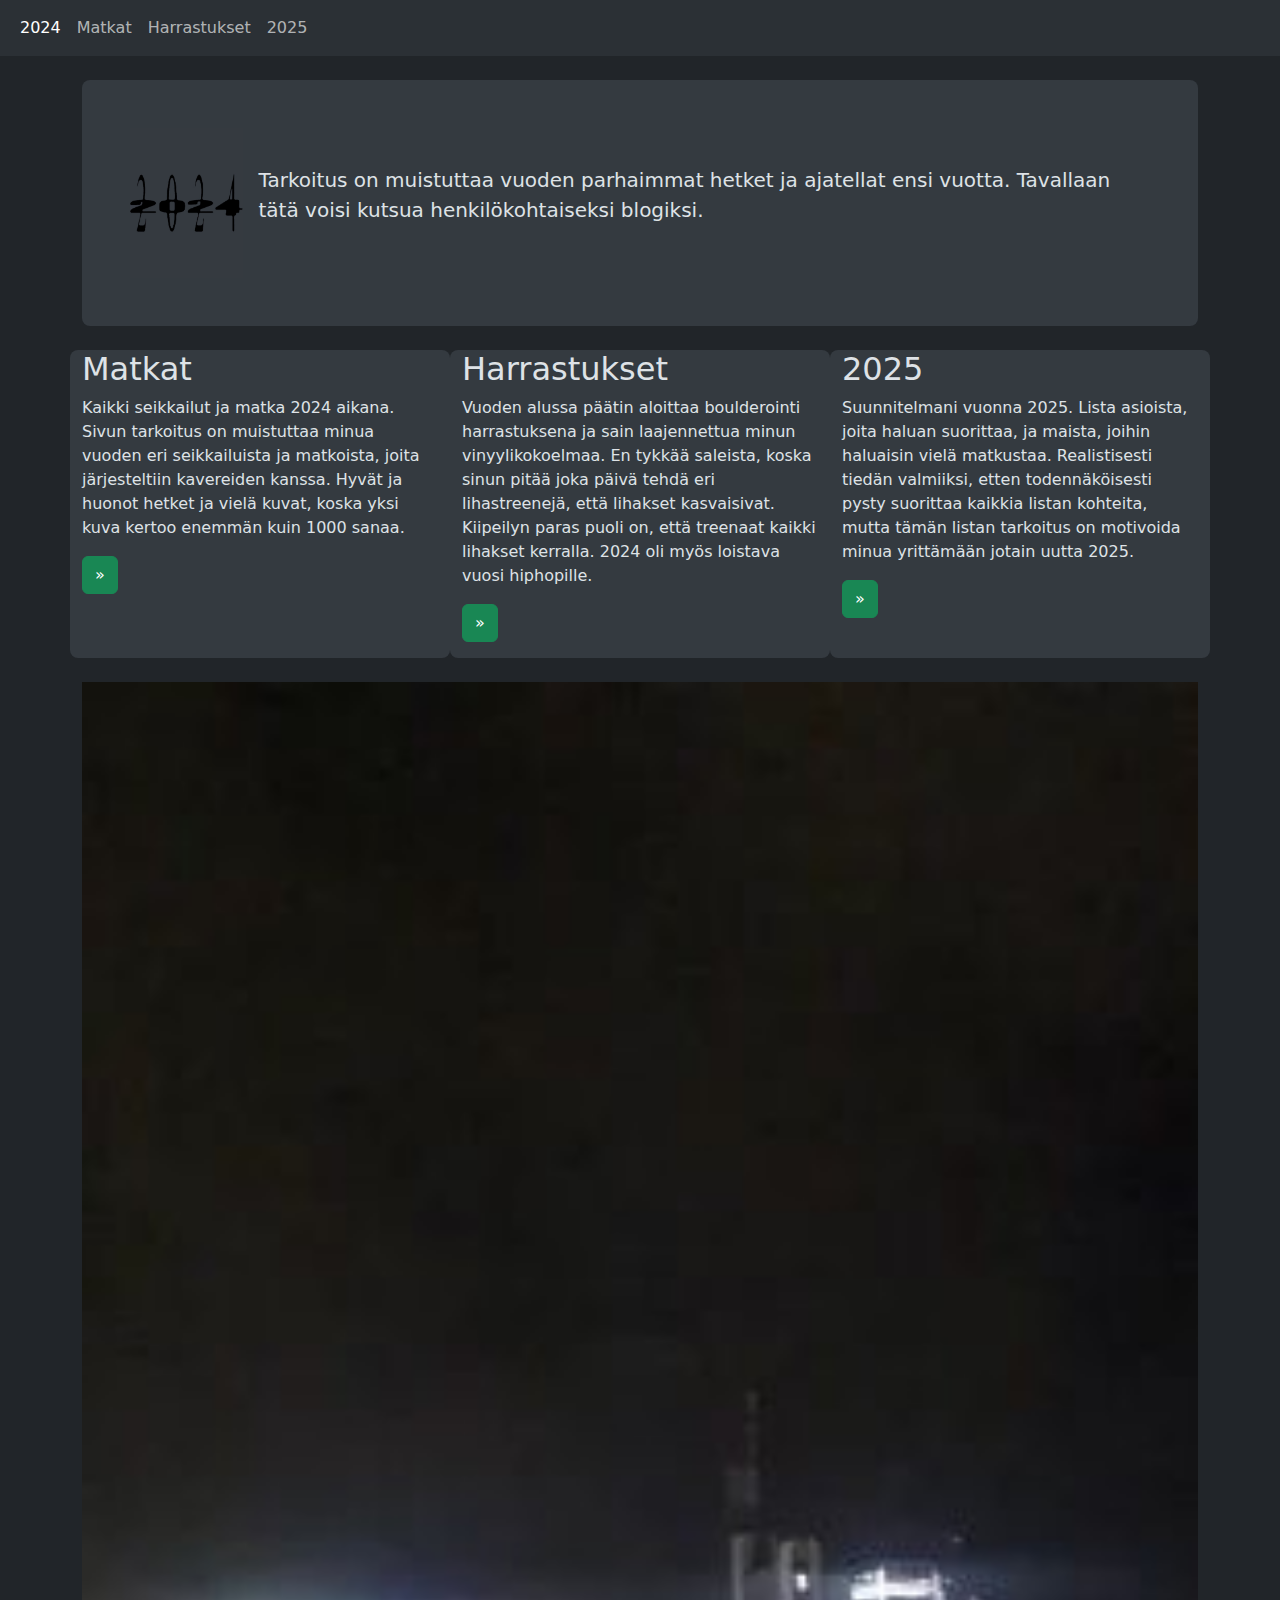
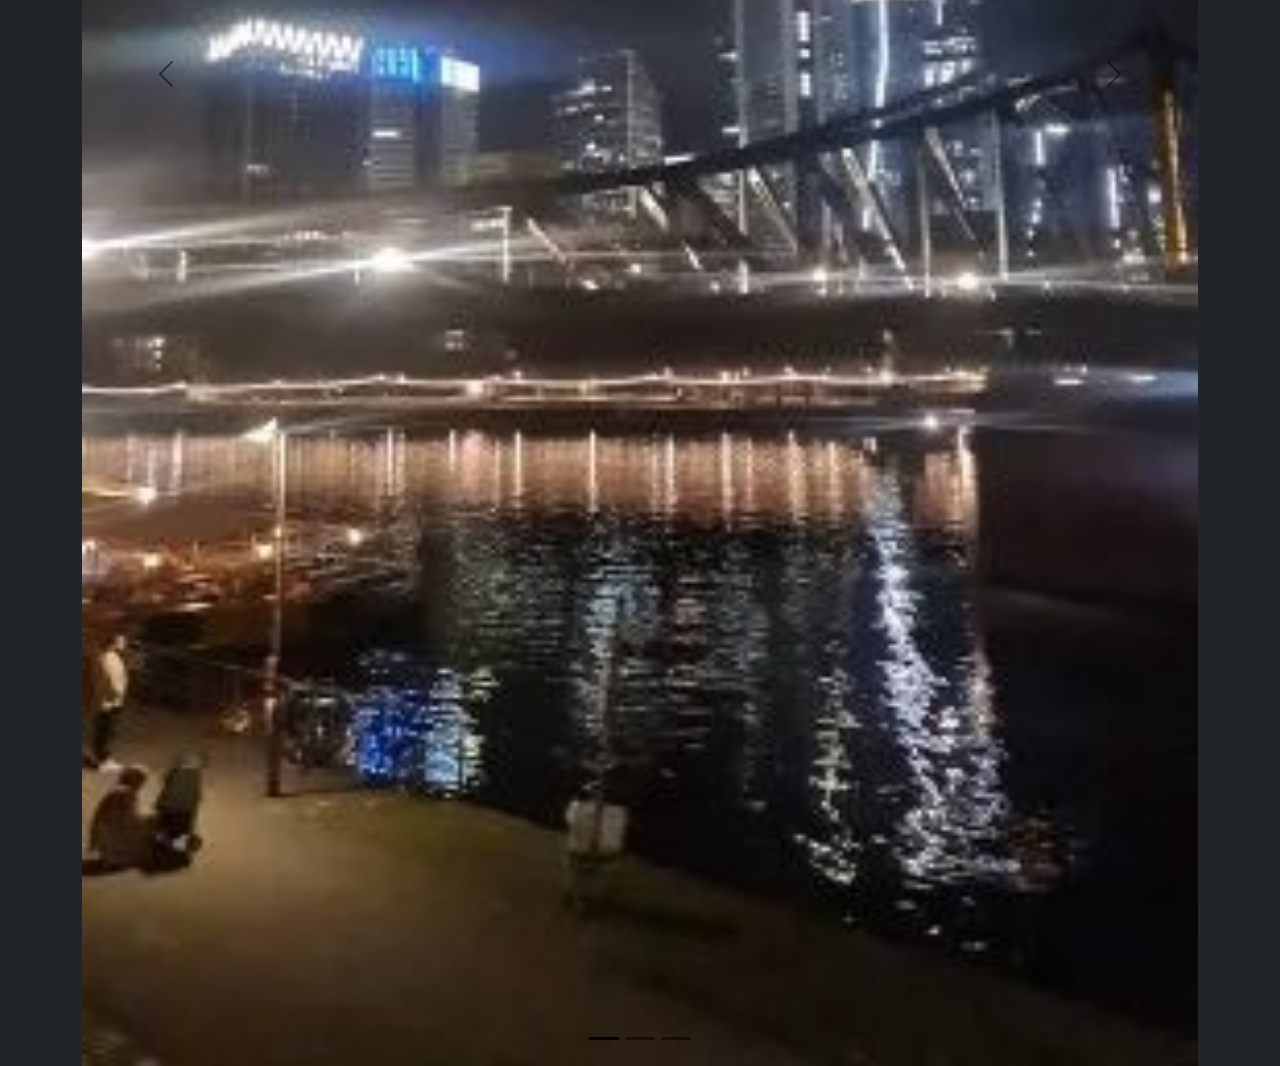
<file: WS12/index.html>
<!DOCTYPE html>
    <html lang="fi" data-bs-theme="dark">

    <head>
        <meta charset="utf-8">
        <meta name="viewport" content="width=device-width, initial-scale=1">
        <title>2024</title>
        <link href="https://cdn.jsdelivr.net/npm/bootstrap@5.3.3/dist/css/bootstrap.min.css" rel="stylesheet"
            integrity="sha384-QWTKZyjpPEjISv5WaRU9OFeRpok6YctnYmDr5pNlyT2bRjXh0JMhjY6hW+ALEwIH" crossorigin="anonymous">
        <link rel="stylesheet" href="./styles/styles.css">
        <link rel="icon" href="./images/favi.png" type="image/x-icon">
    </head>

    <body>

        <nav class="navbar navbar-expand-lg bg-body-tertiary">
            <div class="container-fluid">
                <button class="navbar-toggler" type="button" data-bs-toggle="collapse" data-bs-target="#navbarNavDropdown"
                    aria-controls="navbarNavDropdown" aria-expanded="false" aria-label="Toggle navigation">
                    <span class="navbar-toggler-icon"></span>
                </button>
                <div class="collapse navbar-collapse" id="navbarNavDropdown">
                    <ul class="navbar-nav">
                        <li class="nav-item">
                            <a class="nav-link active" aria-current="page" href="#">2024</a>
                        </li>
                        <li class="nav-item">
                            <a class="nav-link" href="./matkat.html">Matkat</a>
                        </li>
                        <li class="nav-item">
                            <a class="nav-link" href="./harrastukset.html">Harrastukset</a>
                        </li>
                        <li class="nav-item">
                            <a class="nav-link" href="suunitelmat.html">2025</a>
                        </li>
                    </ul>
                </div>
            </div>
        </nav>

        <div class="container">
            <div class="p-5 my-4 bg-body-secondary rounded-3 d-flex align-items-center">
                <img src="kuvat/20224vika.avif" alt="Year 2024 Highlight" width="150" height="150" class="me-3">
                <p class="lead">
                    Tarkoitus on muistuttaa vuoden parhaimmat hetket ja ajatellat ensi vuotta. Tavallaan tätä voisi kutsua
                    henkilökohtaiseksi blogiksi.
                </p>
            </div>
            
            <div class="row">
                <div class="col-md-4 bg-body-secondary rounded-3 me-0">
                    <h2>Matkat</h2>
                    <p>Kaikki seikkailut ja matka 2024 aikana. Sivun tarkoitus on muistuttaa minua vuoden eri seikkailuista ja
                        matkoista, joita järjesteltiin kavereiden kanssa. Hyvät ja huonot hetket ja vielä kuvat, koska yksi kuva
                        kertoo enemmän kuin 1000 sanaa.</p>
                    <p><a href="matkat.html" class="btn btn-success"> &raquo;</a></p>
                </div>
                <div class="col-md-4 bg-body-secondary rounded-3 me-0">
                    <h2>Harrastukset</h2>
                    <p>Vuoden alussa päätin aloittaa boulderointi harrastuksena ja sain laajennettua minun vinyylikokoelmaa. En
                        tykkää saleista, koska sinun pitää joka päivä tehdä eri lihastreenejä, että lihakset kasvaisivat.
                        Kiipeilyn paras puoli on, että treenaat kaikki lihakset kerralla. 2024 oli myös loistava vuosi hiphopille.</p>
                    <p><a href="harrastukset.html" class="btn btn-success"> &raquo;</a></p>
                </div>
                <div class="col-md-4 bg-body-secondary rounded-3 me-0">
                    <h2>2025</h2>
                    <p>Suunnitelmani vuonna 2025. Lista asioista, joita haluan suorittaa, ja maista, joihin haluaisin vielä matkustaa.
                        Realistisesti tiedän valmiiksi, etten todennäköisesti pysty suorittaa kaikkia listan kohteita, mutta tämän
                        listan tarkoitus on motivoida minua yrittämään jotain uutta 2025.</p>
                    <p><a href="suunitelmat.html" class="btn btn-success"> &raquo;</a></p>
                </div>
                
            </div>

            <div id="carouselExampleIndicators" class="carousel slide mt-4" data-bs-ride="carousel">
                <div class="carousel-indicators">
                    <button type="button" data-bs-target="#carouselExampleIndicators" data-bs-slide-to="0" class="active"
                        aria-current="true" aria-label="Slide 1"></button>
                    <button type="button" data-bs-target="#carouselExampleIndicators" data-bs-slide-to="1"
                        aria-label="Slide 2"></button>
                    <button type="button" data-bs-target="#carouselExampleIndicators" data-bs-slide-to="2"
                        aria-label="Slide 3"></button>
                </div>
                <div class="carousel-inner">
                    <div class="carousel-item active">
                        <img class="d-block w-100" src="kuvat/sksa.avif" alt="Matkat">
                    </div>
                    <div class="carousel-item">
                        <img class="d-block w-100" src="kuvat/utoppia.jpg" alt="Harrastukset">
                    </div>
                    <div class="carousel-item">
                        <img class="d-block w-100" src="kuvat/20255.avif" alt="2025">
                    </div>
                </div>
                <button class="carousel-control-prev" type="button" data-bs-target="#carouselExampleIndicators"
                    data-bs-slide="prev">
                    <span class="carousel-control-prev-icon" aria-hidden="true"></span>
                    <span class="visually-hidden">Previous</span>
                </button>
                <button class="carousel-control-next" type="button" data-bs-target="#carouselExampleIndicators"
                    data-bs-slide="next">
                    <span class="carousel-control-next-icon" aria-hidden="true"></span>
                    <span class="visually-hidden">Next</span>
                </button>
            </div>

        </div>

        <script src="https://cdn.jsdelivr.net/npm/bootstrap@5.3.3/dist/js/bootstrap.bundle.min.js"
            integrity="sha384-YvpcrYf0tY3lHB60NNkmXc5s9fDVZLESaAA55NDzOxhy9GkcIdslK1eN7N6jIeHz" crossorigin="anonymous"></script>
    </body>

    </html>
</file>
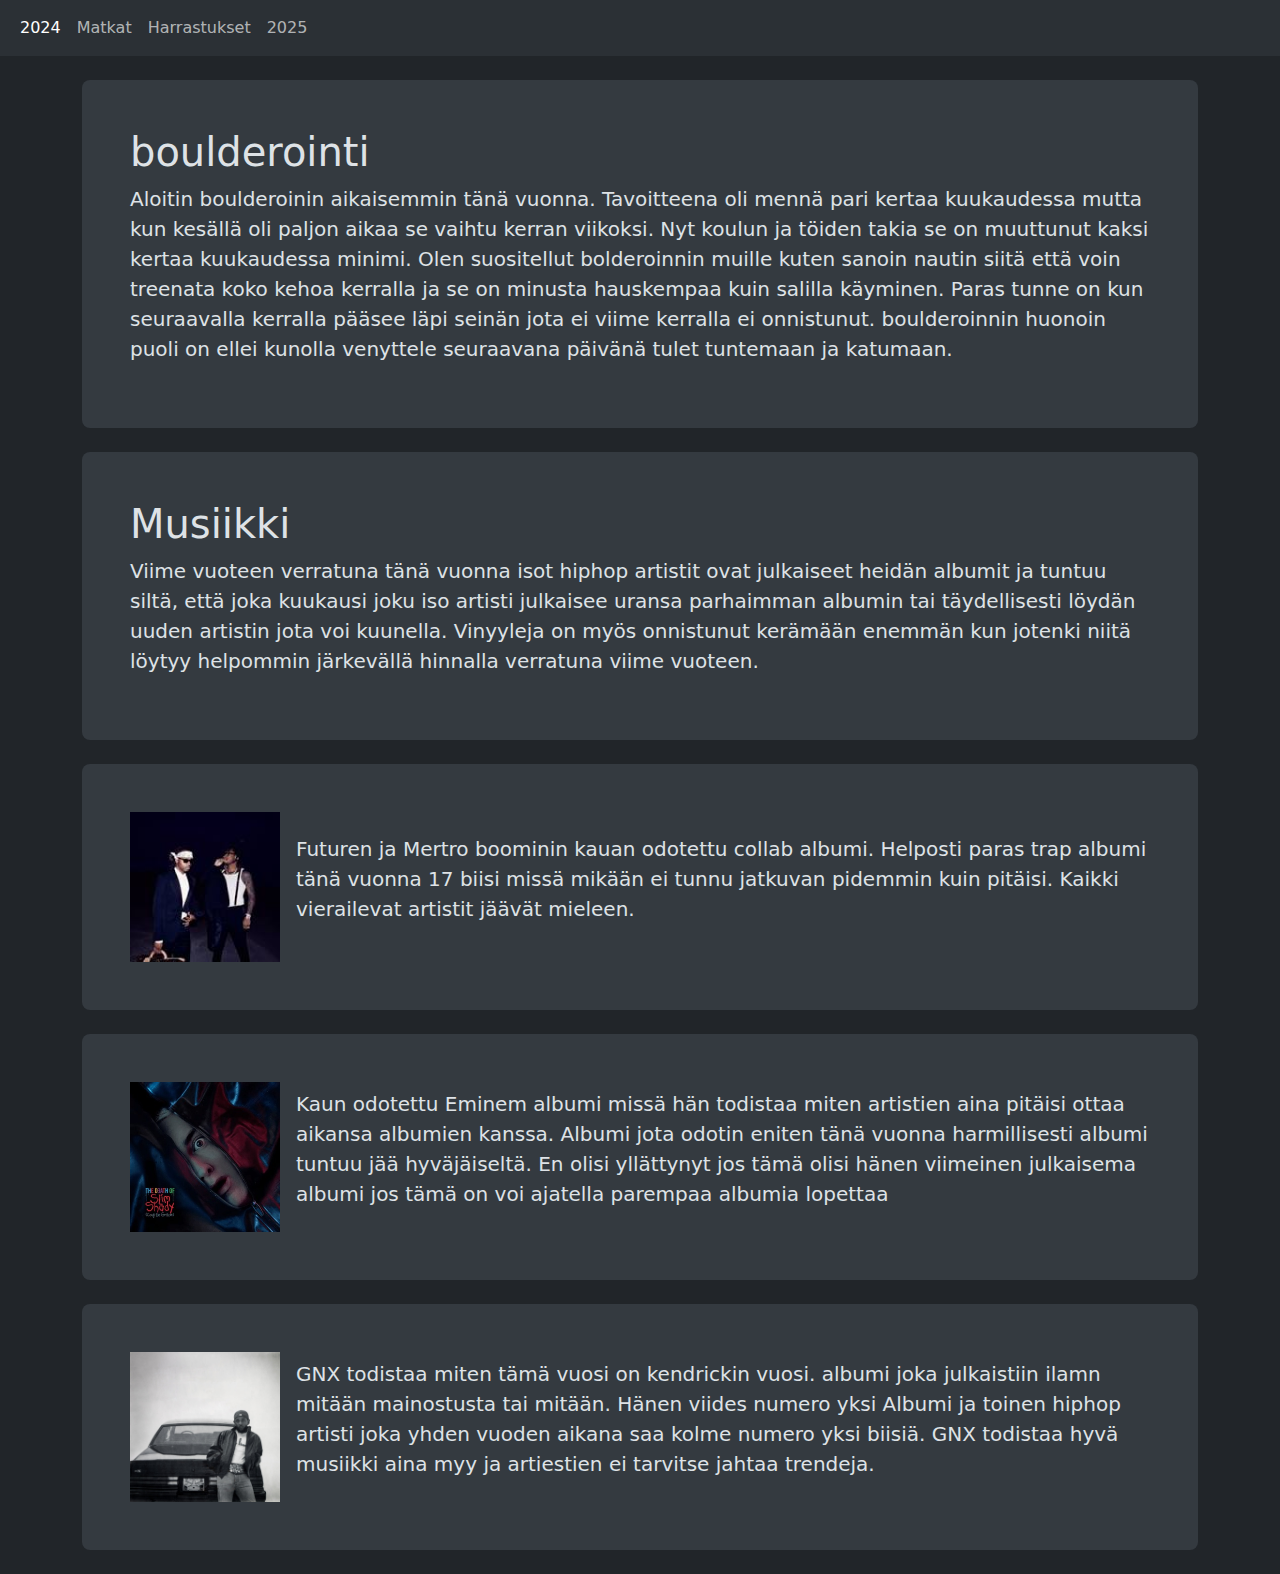
<file: WS12/harrastukset.html>
<!DOCTYPE html>
<html lang="fi" data-bs-theme="dark">

<head>
    <meta charset="utf-8">
    <meta name="viewport" content="width=device-width, initial-scale=1">
    <title>2024</title>
    <link href="https://cdn.jsdelivr.net/npm/bootstrap@5.3.3/dist/css/bootstrap.min.css" rel="stylesheet"
    integrity="sha384-QWTKZyjpPEjISv5WaRU9OFeRpok6YctnYmDr5pNlyT2bRjXh0JMhjY6hW+ALEwIH" crossorigin="anonymous">
    <link rel="stylesheet" href="./styles/styles.css">
    <link rel="icon" href="./images/favi.png" type="image/x-icon">
</head>

<body>

    <nav class="navbar navbar-expand-lg bg-body-tertiary">
        <div class="container-fluid">

            <button class="navbar-toggler" type="button" data-bs-toggle="collapse" data-bs-target="#navbarNavDropdown"
                aria-controls="navbarNavDropdown" aria-expanded="false" aria-label="Toggle navigation">
                <span class="navbar-toggler-icon"></span>
            </button>
            <div class="collapse navbar-collapse" id="navbarNavDropdown">
                <ul class="navbar-nav">
                    <li class="nav-item">
                        <a class="nav-link active" aria-current="page" href="./index.html">2024</a>
                    </li> 
                    <li class="nav-item">
                        <a class="nav-link" href="./matkat.html">Matkat</a>
                    </li>
                    <li class="nav-item">
                        <a class="nav-link" href="./harrastukset.html">Harrastukset</a>
                    </li>
                    <li class="nav-item">
                        <a class="nav-link" href="suunitelmat.html">2025</a>
                    </li>
                </ul>
            </div>
        </div>
    </nav>

    <div class="container">
        <div class="p-5 my-4 bg-body-secondary rounded-3">
            <h1>boulderointi</h1>
            <p class="lead">
                Aloitin boulderoinin aikaisemmin tänä vuonna. Tavoitteena oli mennä pari kertaa kuukaudessa mutta kun kesällä oli paljon aikaa 
                se vaihtu kerran viikoksi. Nyt koulun ja töiden takia se on muuttunut kaksi kertaa kuukaudessa minimi. Olen suositellut bolderoinnin
                muille kuten sanoin nautin siitä että voin treenata koko kehoa kerralla ja se on minusta hauskempaa kuin salilla käyminen. Paras tunne
                on kun seuraavalla kerralla pääsee läpi seinän jota ei viime kerralla ei onnistunut. boulderoinnin huonoin puoli on ellei kunolla venyttele
                seuraavana päivänä tulet tuntemaan ja katumaan.
            </p>
        </div>

        <div class="p-5 my-4 bg-body-secondary rounded-3">
            <h1>Musiikki</h1>
            <p class="lead">
                 Viime vuoteen verratuna tänä vuonna isot hiphop artistit ovat julkaiseet heidän albumit ja tuntuu siltä, että 
                 joka kuukausi joku iso artisti julkaisee uransa parhaimman albumin tai täydellisesti löydän uuden artistin jota voi kuunella. 
                 Vinyyleja on myös onnistunut kerämään enemmän kun jotenki niitä löytyy helpommin järkevällä hinnalla verratuna viime vuoteen.

            </p>
        </div>
        <div class="p-5 my-4 bg-body-secondary rounded-3 d-flex align-items-center">
            <a href="https://open.spotify.com/album/4iqbFIdGOTzXeDtt9owjQn?si=RV9YnUNjQfikky233YnzKg" target="_blank">
                <img src="kuvat/wdty.jpg" alt="futuremetro albumcover" width="150" height="150" class="me-3">
            </a>
            <p class="lead">
                Futuren ja Mertro boominin kauan odotettu collab albumi. Helposti paras trap albumi tänä vuonna 17 biisi missä mikään ei tunnu 
                jatkuvan pidemmin kuin pitäisi. Kaikki vierailevat artistit jäävät mieleen.
            </p>
        </div>
        <div class="p-5 my-4 bg-body-secondary rounded-3 d-flex align-items-center">
            <a href="https://open.spotify.com/album/3kjHLu1pL7tdY88GFwEkl6?si=cv8iMXcJQjGZ_QaNMNccow" target="_blank">
                <img src="kuvat/tdoss.jpg" alt="eminemalbum" width="150" height="150" class="me-3">
            </a>
            <p class="lead">
                Kaun odotettu Eminem albumi missä hän todistaa miten artistien aina pitäisi ottaa aikansa albumien kanssa. Albumi jota odotin 
                eniten tänä vuonna harmillisesti albumi tuntuu jää hyväjäiseltä. En olisi yllättynyt jos tämä olisi hänen viimeinen julkaisema albumi
                jos tämä on voi ajatella parempaa albumia lopettaa
            </p>
        </div>
        <div class="p-5 my-4 bg-body-secondary rounded-3 d-flex align-items-center">
            <a href="https://open.spotify.com/album/0hvT3yIEysuuvkK73vgdcW?si=4RnGbdjpT52RKJ6TgWOh4Q" target="_blank">
                <img src="kuvat/Kendrick-Lamar-GNX.jpg" alt="Kendricklaamr" width="150" height="150" class="me-3">
            </a>
            <p class="lead">
                GNX todistaa miten tämä vuosi on kendrickin vuosi. albumi joka julkaistiin ilamn mitään mainostusta tai mitään. Hänen viides numero yksi Albumi
                ja toinen hiphop artisti joka yhden vuoden aikana saa kolme numero yksi biisiä. GNX todistaa hyvä musiikki aina myy ja artiestien ei tarvitse 
                jahtaa trendeja.
            </p>
        </div>
        
        
    </div>
    
      
      <script src="https://cdn.jsdelivr.net/npm/bootstrap@5.3.3/dist/js/bootstrap.bundle.min.js" integrity="sha384-YvpcrYf0tY3lHB60NNkmXc5s9fDVZLESaAA55NDzOxhy9GkcIdslK1eN7N6jIeHz" crossorigin="anonymous"></script>

</body>
</file>
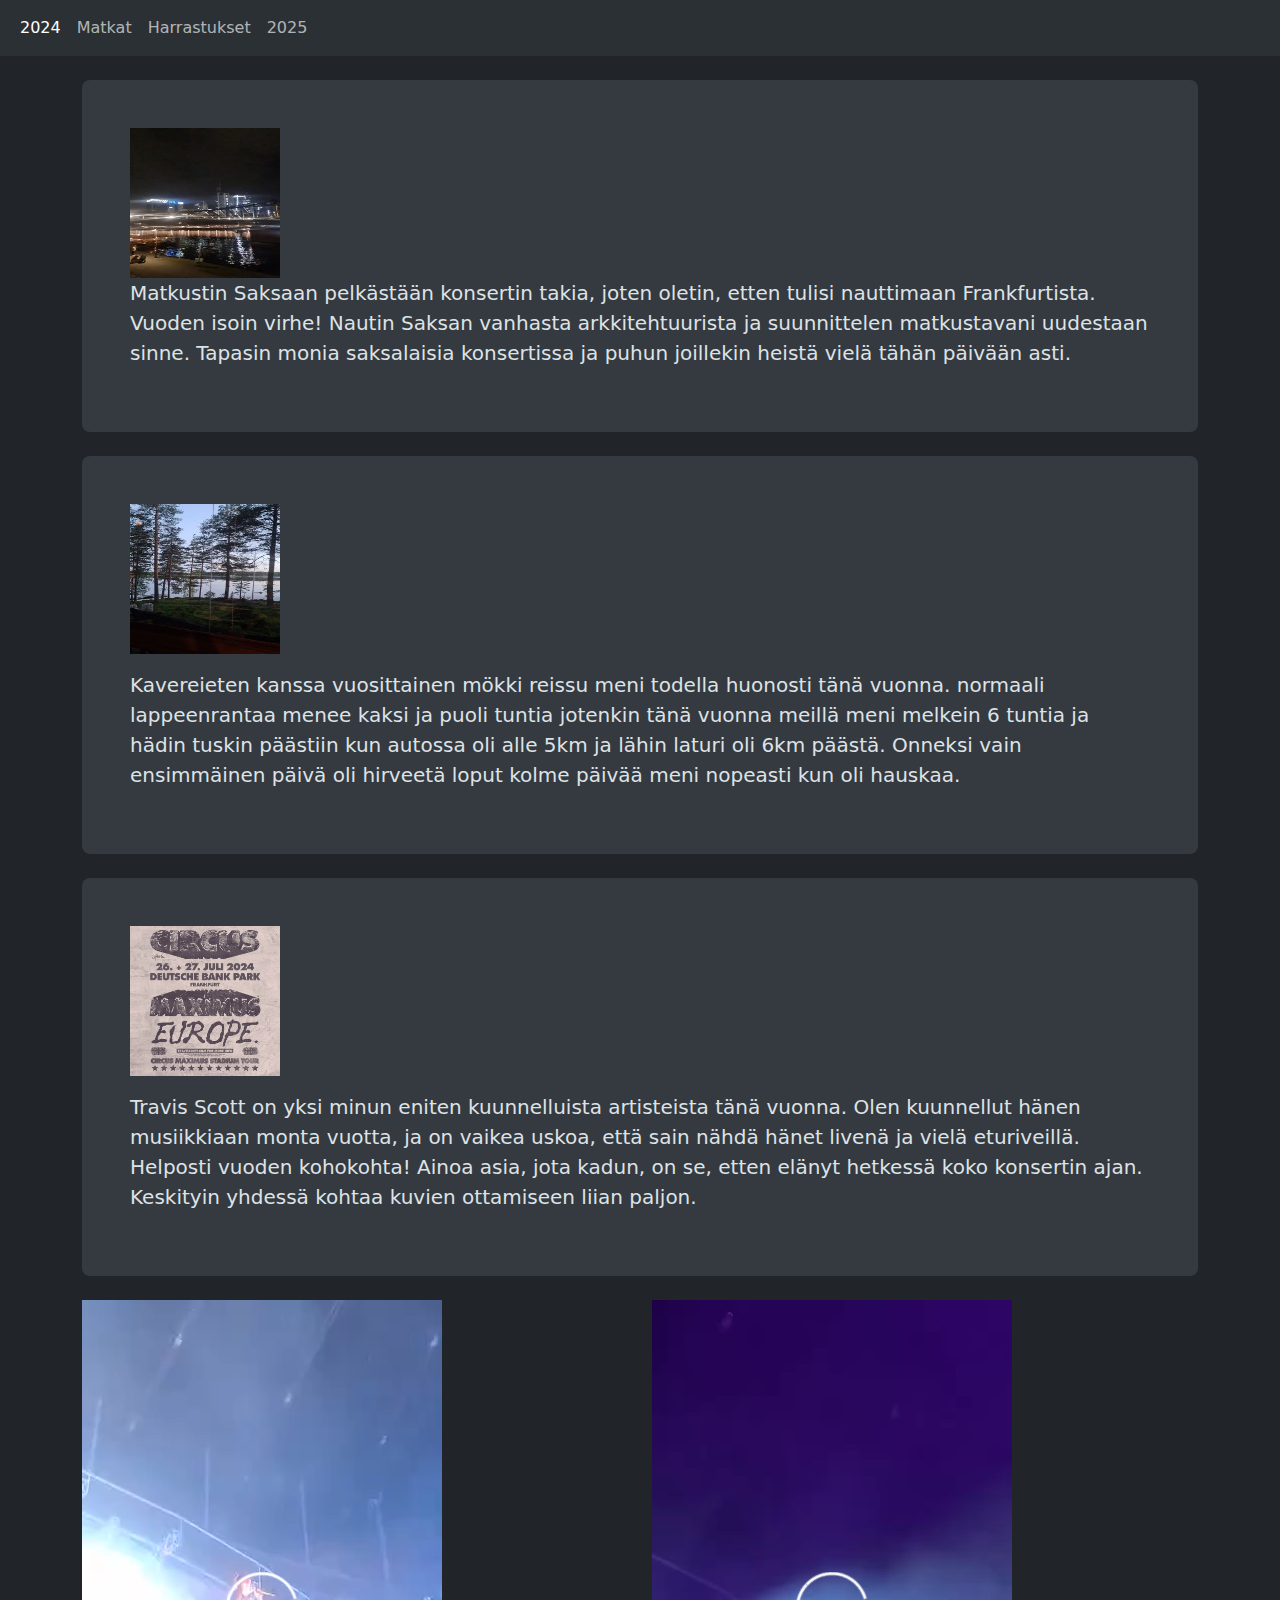
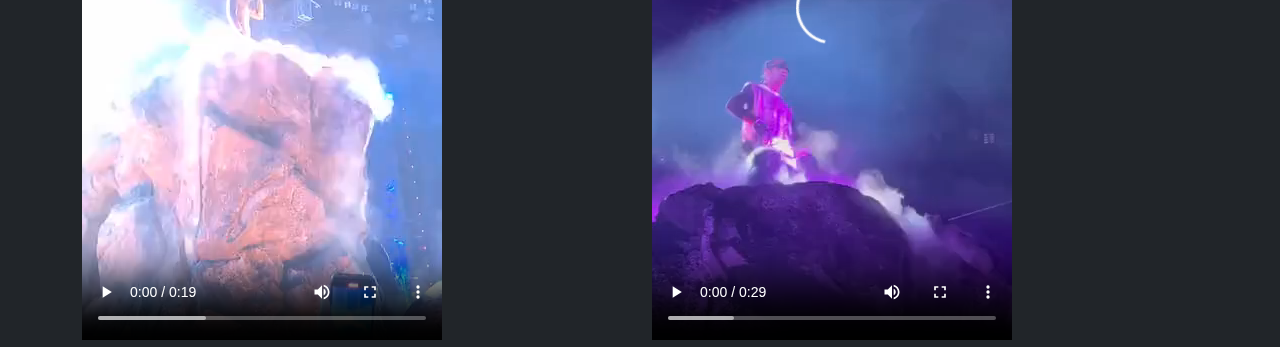
<file: WS12/matkat.html>
<!DOCTYPE html>
<html lang="fi" data-bs-theme="dark">

<head>
    <meta charset="utf-8">
    <meta name="viewport" content="width=device-width, initial-scale=1">
    <title>2024</title>
    <link href="https://cdn.jsdelivr.net/npm/bootstrap@5.3.3/dist/css/bootstrap.min.css" rel="stylesheet"
        integrity="sha384-QWTKZyjpPEjISv5WaRU9OFeRpok6YctnYmDr5pNlyT2bRjXh0JMhjY6hW+ALEwIH" crossorigin="anonymous">
    <link rel="stylesheet" href="./styles/styles.css">
    <link rel="icon" href="./images/favi.png" type="image/x-icon">
</head>

<body>

    <nav class="navbar navbar-expand-lg bg-body-tertiary">
        <div class="container-fluid">

            <button class="navbar-toggler" type="button" data-bs-toggle="collapse" data-bs-target="#navbarNavDropdown"
                aria-controls="navbarNavDropdown" aria-expanded="false" aria-label="Toggle navigation">
                <span class="navbar-toggler-icon"></span>
            </button>
            <div class="collapse navbar-collapse" id="navbarNavDropdown">
                <ul class="navbar-nav">
                    <li class="nav-item">
                        <a class="nav-link active" aria-current="page" href="./index.html">2024</a>
                    </li> 
                    <li class="nav-item">
                        <a class="nav-link" href="./matkat.html">Matkat</a>
                    </li>
                    <li class="nav-item">
                        <a class="nav-link" href="./harrastukset.html">Harrastukset</a>
                    </li>
                    <li class="nav-item">
                        <a class="nav-link" href="suunitelmat.html">2025</a>
                    </li>
                </ul>
            </div>
        </div>
    </nav>

    <div class="container">
        <div class="p-5 my-4 bg-body-secondary rounded-3">
            <img src="kuvat/sksa.avif" alt="Saksa matka" width="150" height="150">
            <p class="lead">
                Matkustin Saksaan pelkästään konsertin takia, joten oletin, etten tulisi nauttimaan Frankfurtista.
                Vuoden isoin virhe! Nautin Saksan vanhasta arkkitehtuurista ja suunnittelen matkustavani uudestaan sinne.
                Tapasin monia saksalaisia konsertissa ja puhun joillekin heistä vielä tähän päivään asti.
            </p>
        </div>

        <div class="p-5 my-4 bg-body-secondary rounded-3">
            <img src="kuvat/mökki.jpg" alt="Frankfurt Trip" width="150" height="150" class="mb-3">
            <p class="lead">
                Kavereieten kanssa vuosittainen mökki reissu meni todella huonosti tänä vuonna. normaali lappeenrantaa menee kaksi ja puoli tuntia
                jotenkin tänä vuonna meillä meni melkein 6 tuntia ja hädin tuskin päästiin kun autossa oli alle 5km ja lähin laturi oli 6km päästä.
                Onneksi vain ensimmäinen päivä oli hirveetä loput kolme päivää meni nopeasti kun oli hauskaa.
            </p>
        </div>
        <div class="p-5 my-4 bg-body-secondary rounded-3">
            <img src="kuvat/frankfurtt.jpg" alt="Frankfurt Trip" width="150" height="150" class="mb-3">
            <p class="lead">
                Travis Scott on yksi minun eniten kuunnelluista artisteista tänä vuonna. Olen kuunnellut hänen musiikkiaan monta vuotta,
                ja on vaikea uskoa, että sain nähdä hänet livenä ja vielä eturiveillä. Helposti vuoden kohokohta! 
                Ainoa asia, jota kadun, on se, etten elänyt hetkessä koko konsertin ajan. Keskityin yhdessä kohtaa kuvien ottamiseen liian paljon.
            </p>
        </div>
    </div>
    <div class="container">
        <div class="row">
          <div class="col-md-6">
            <div class="embed-responsive embed-responsive-16by9">
              <video class="embed-responsive-item" controls>
                <source src="kuvat/1000010752.mp4" type="video/mp4">
                Your browser does not support the video tag.
              </video>
            </div>
          </div>
          <div class="col-md-6">
            <div class="embed-responsive embed-responsive-16by9">
              <video class="embed-responsive-item" controls>
                <source src="kuvat/1000011025.mp4" type="video/mp4">
                Your browser does not support the video tag.
              </video>
            </div>
          </div>
        </div>
      </div>
      
<script src="https://cdn.jsdelivr.net/npm/bootstrap@5.3.3/dist/js/bootstrap.bundle.min.js" integrity="sha384-YvpcrYf0tY3lHB60NNkmXc5s9fDVZLESaAA55NDzOxhy9GkcIdslK1eN7N6jIeHz" crossorigin="anonymous"></script>

</body>
</file>
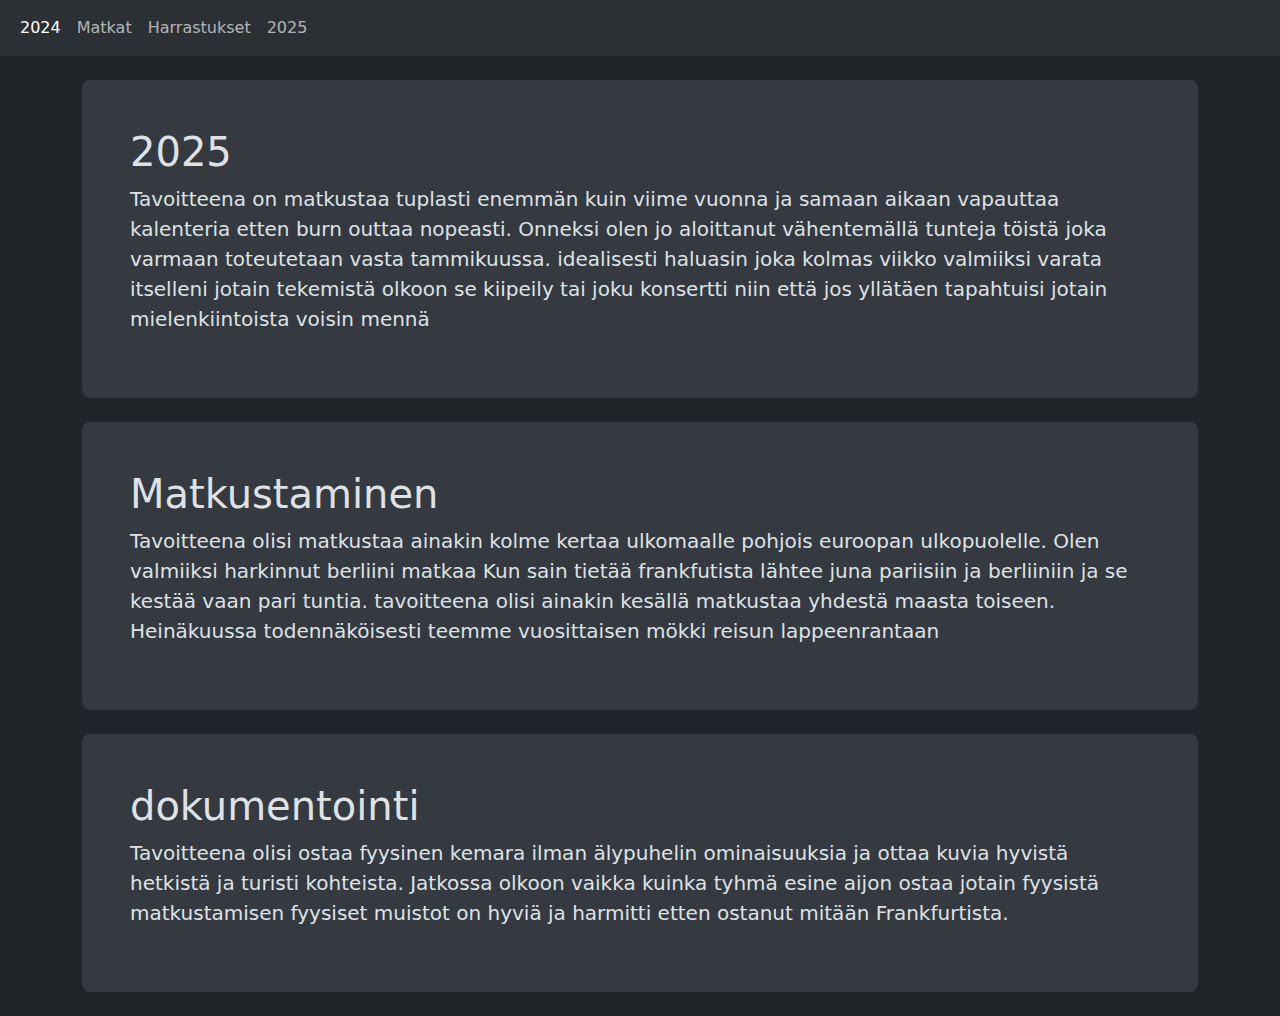
<file: WS12/suunitelmat.html>
<!DOCTYPE html>
<html lang="fi" data-bs-theme="dark">

<head>
    <meta charset="utf-8">
    <meta name="viewport" content="width=device-width, initial-scale=1">
    <title>2024</title>
    <link href="https://cdn.jsdelivr.net/npm/bootstrap@5.3.3/dist/css/bootstrap.min.css" rel="stylesheet"
    integrity="sha384-QWTKZyjpPEjISv5WaRU9OFeRpok6YctnYmDr5pNlyT2bRjXh0JMhjY6hW+ALEwIH" crossorigin="anonymous">
    <link rel="stylesheet" href="./styles/styles.css">
    <link rel="icon" href="./images/favi.png" type="image/x-icon">
</head>

<body>

    <nav class="navbar navbar-expand-lg bg-body-tertiary">
        <div class="container-fluid">

            <button class="navbar-toggler" type="button" data-bs-toggle="collapse" data-bs-target="#navbarNavDropdown"
                aria-controls="navbarNavDropdown" aria-expanded="false" aria-label="Toggle navigation">
                <span class="navbar-toggler-icon"></span>
            </button>
            <div class="collapse navbar-collapse" id="navbarNavDropdown">
                <ul class="navbar-nav">
                    <li class="nav-item">
                        <a class="nav-link active" aria-current="page" href="./index.html">2024</a>
                    </li> 
                    <li class="nav-item">
                        <a class="nav-link" href="./matkat.html">Matkat</a>
                    </li>
                    <li class="nav-item">
                        <a class="nav-link" href="./harrastukset.html">Harrastukset</a>
                    </li>
                    <li class="nav-item">
                        <a class="nav-link" href="suunitelmat.html">2025</a>
                    </li>
                </ul>
            </div>
        </div>
    </nav>

    <div class="container">
        <div class="p-5 my-4 bg-body-secondary rounded-3">
            <h1>2025</h1>
            <p class="lead">
                Tavoitteena on matkustaa tuplasti enemmän kuin viime vuonna ja samaan aikaan vapauttaa kalenteria etten burn outtaa nopeasti.
                Onneksi olen jo aloittanut vähentemällä tunteja töistä joka varmaan toteutetaan vasta tammikuussa. idealisesti haluasin joka kolmas viikko valmiiksi varata
                itselleni jotain tekemistä olkoon se kiipeily tai joku konsertti niin että jos yllätäen tapahtuisi jotain mielenkiintoista voisin mennä
            </p>
        </div>

        <div class="p-5 my-4 bg-body-secondary rounded-3">
            <h1>Matkustaminen</h1>
            <p class="lead">
                 Tavoitteena olisi matkustaa ainakin kolme kertaa ulkomaalle pohjois euroopan ulkopuolelle. Olen valmiiksi harkinnut berliini matkaa Kun
                 sain tietää frankfutista lähtee juna pariisiin ja berliiniin ja se kestää vaan pari tuntia. tavoitteena olisi ainakin kesällä matkustaa yhdestä 
                 maasta toiseen. Heinäkuussa todennäköisesti teemme vuosittaisen mökki reisun lappeenrantaan

            </p>
        </div>
        <div class="p-5 my-4 bg-body-secondary rounded-3">
            <h1>dokumentointi</h1>
            <p class="lead">
                 Tavoitteena olisi ostaa fyysinen kemara ilman älypuhelin ominaisuuksia ja ottaa kuvia hyvistä hetkistä ja turisti kohteista. Jatkossa olkoon vaikka
                 kuinka tyhmä esine aijon ostaa jotain fyysistä matkustamisen fyysiset muistot on hyviä ja harmitti etten ostanut mitään Frankfurtista.


            </p>
        </div>
        
        
    </div>
    
      
      <script src="https://cdn.jsdelivr.net/npm/bootstrap@5.3.3/dist/js/bootstrap.bundle.min.js" integrity="sha384-YvpcrYf0tY3lHB60NNkmXc5s9fDVZLESaAA55NDzOxhy9GkcIdslK1eN7N6jIeHz" crossorigin="anonymous"></script>

</body>
</file>
<file: WS12/styles/styles.css>
.main-content {
    min-height: 230px;
    background: #dbdfe5;
  }
  .sidebar-content {
    min-height: 100px;
    margin-bottom: 30px;
    background: #383c45;
  }
  p1{  text-align: center;
  }
</file>
